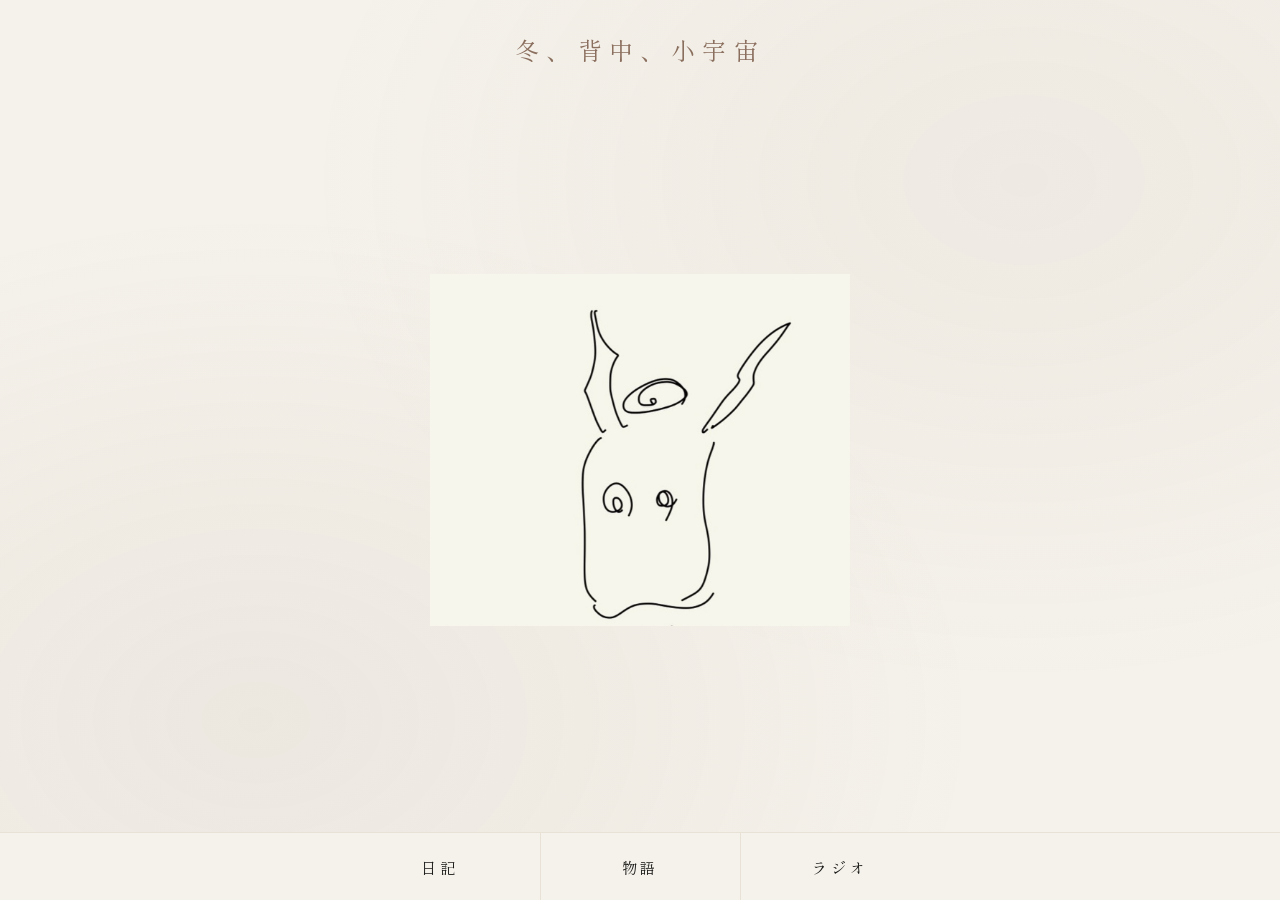
<file: index.html>
<!DOCTYPE html>
<html lang="ja">
<head>
  <meta charset="UTF-8">
  <meta name="viewport" content="width=device-width, initial-scale=1.0">
  <title>冬、背中、小宇宙</title>
  <link rel="preconnect" href="https://fonts.googleapis.com">
  <link href="https://fonts.googleapis.com/css2?family=Shippori+Mincho:wght@400;600&family=Noto+Serif+JP:wght@300;400&display=swap" rel="stylesheet">
  <style>
    *, *::before, *::after { box-sizing: border-box; margin: 0; padding: 0; }

    :root {
      --ink: #1a1a18;
      --paper: #f5f2eb;
      --accent: #8b6f5e;
      --light: #e8e2d6;
    }

    body {
      background: var(--paper);
      color: var(--ink);
      font-family: 'Noto Serif JP', serif;
      min-height: 100vh;
      display: flex;
      flex-direction: column;
      align-items: center;
      justify-content: center;
      position: relative;
      overflow: hidden;
    }

    /* 背景のテクスチャ */
    body::before {
      content: '';
      position: fixed;
      inset: 0;
      background-image: 
        radial-gradient(ellipse at 20% 80%, rgba(139,111,94,0.08) 0%, transparent 50%),
        radial-gradient(ellipse at 80% 20%, rgba(139,111,94,0.06) 0%, transparent 50%);
      pointer-events: none;
    }

    /* ヘッダー・サイトタイトル */
    .site-title {
      font-family: 'Shippori Mincho', serif;
      font-size: clamp(1.1rem, 3vw, 1.5rem);
      letter-spacing: 0.3em;
      color: var(--accent);
      position: fixed;
      top: 2rem;
      left: 50%;
      transform: translateX(-50%);
      z-index: 10;
      opacity: 0;
      animation: fadeIn 1s ease 0.2s forwards;
      white-space: nowrap;
    }

    /* メインのイラストエリア */
    .illustration-area {
      width: min(420px, 85vw);
      aspect-ratio: 3/4;
      position: relative;
      opacity: 0;
      animation: riseIn 1.2s ease 0.5s forwards;
    }

    /* ここにイラストのimgタグを入れてください */
    .illustration-area img {
      width: 100%;
      height: 100%;
      object-fit: contain;
    }

    /* イラストがない間のプレースホルダー */
    .illustration-placeholder {
      width: 100%;
      height: 100%;
      display: flex;
      flex-direction: column;
      align-items: center;
      justify-content: center;
      gap: 1rem;
    }

    .placeholder-shape {
      width: 160px;
      height: 200px;
      border: 1.5px solid var(--accent);
      border-radius: 50% 50% 40% 40%;
      position: relative;
      opacity: 0.4;
    }

    .placeholder-shape::after {
      content: '';
      position: absolute;
      bottom: -30px;
      left: 50%;
      transform: translateX(-50%);
      width: 80px;
      height: 60px;
      border: 1.5px solid var(--accent);
      border-radius: 0 0 40px 40px;
    }

    .placeholder-text {
      font-size: 0.75rem;
      color: var(--accent);
      letter-spacing: 0.15em;
      opacity: 0.6;
      margin-top: 2rem;
    }

    /* ナビゲーション */
    nav {
      position: fixed;
      bottom: 0;
      width: 100%;
      display: flex;
      justify-content: center;
      gap: 0;
      padding: 0;
      border-top: 1px solid var(--light);
      background: rgba(245,242,235,0.92);
      backdrop-filter: blur(8px);
      opacity: 0;
      animation: fadeIn 1s ease 1s forwards;
    }

    nav a {
      display: flex;
      align-items: center;
      justify-content: center;
      flex: 1;
      max-width: 200px;
      padding: 1.4rem 1rem;
      text-decoration: none;
      color: var(--ink);
      font-family: 'Shippori Mincho', serif;
      font-size: 0.95rem;
      letter-spacing: 0.25em;
      transition: color 0.3s, background 0.3s;
      position: relative;
    }

    nav a::after {
      content: '';
      position: absolute;
      top: 0;
      left: 50%;
      transform: translateX(-50%);
      width: 0;
      height: 2px;
      background: var(--accent);
      transition: width 0.3s ease;
    }

    nav a:hover {
      color: var(--accent);
      background: rgba(139,111,94,0.04);
    }

    nav a:hover::after {
      width: 60%;
    }

    /* 区切り線 */
    nav a + a {
      border-left: 1px solid var(--light);
    }

    @keyframes fadeIn {
      to { opacity: 1; }
    }

    @keyframes riseIn {
      from { opacity: 0; transform: translateY(20px); }
      to   { opacity: 1; transform: translateY(0); }
    }

    @media (max-width: 480px) {
      nav a {
        font-size: 0.85rem;
        padding: 1.2rem 0.5rem;
        letter-spacing: 0.15em;
      }
    }
  </style>
</head>
<body>

  <span class="site-title">冬、背中、小宇宙</span><!-- ← サイト名を変えてください -->

  <div class="illustration-area">
    <img src="illust/top.jpg" alt="しかちゃん">
  </div>

  <nav>
    <a href="nikki.html">日記</a>
    <a href="monogatari.html">物語</a>
    <a href="radio.html">ラジオ</a>
  </nav>

</body>
</html>
</file>
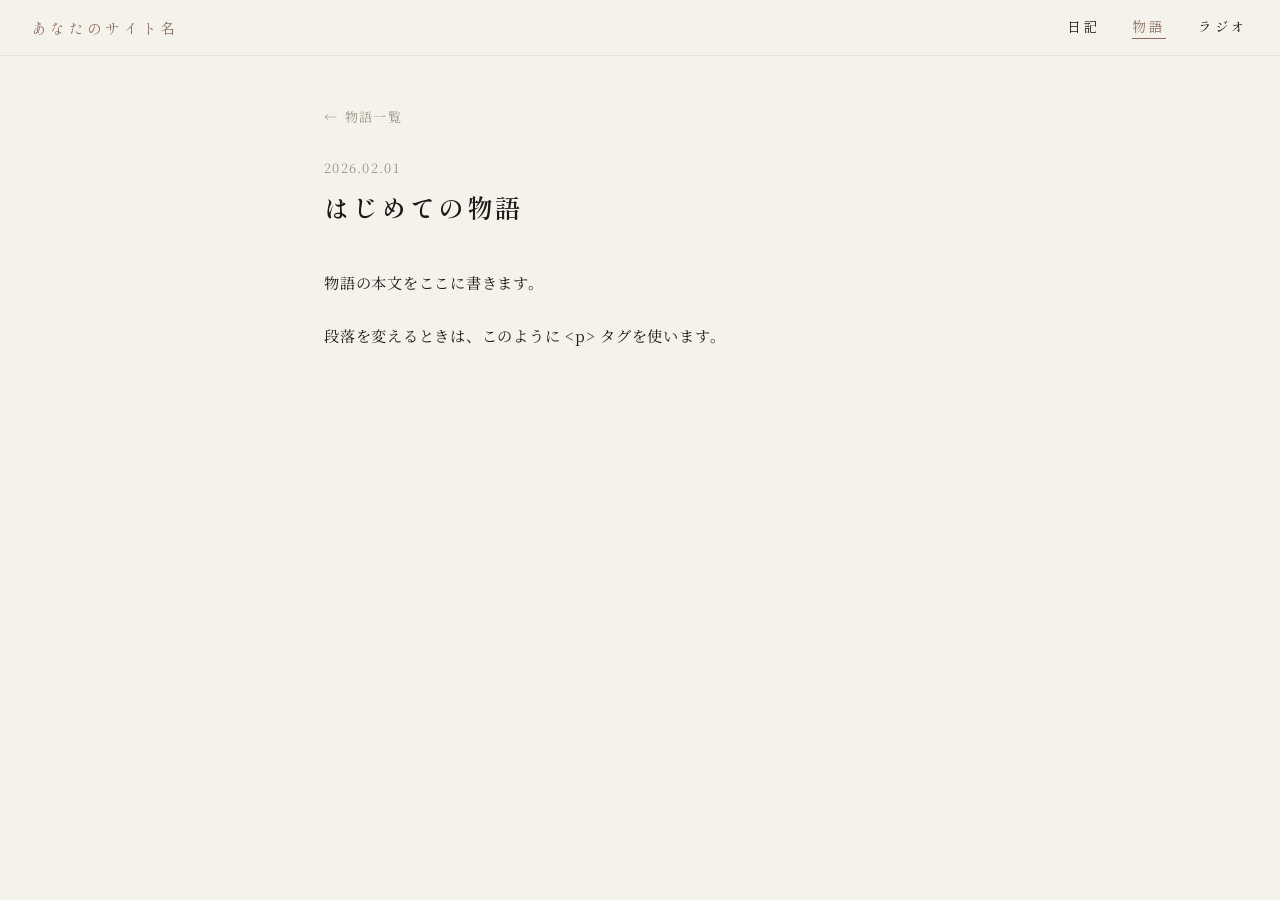
<file: monogatari/sample.html>
<!DOCTYPE html>
<html lang="ja">
<head>
  <meta charset="UTF-8">
  <meta name="viewport" content="width=device-width, initial-scale=1.0">
  <title>はじめての物語 — あなたのサイト名</title>
  <link rel="preconnect" href="https://fonts.googleapis.com">
  <link href="https://fonts.googleapis.com/css2?family=Shippori+Mincho:wght@400;600&family=Noto+Serif+JP:wght@300;400&display=swap" rel="stylesheet">
  <link rel="stylesheet" href="../common.css">
</head>
<body>

  <header>
    <a class="header-title" href="../index.html">あなたのサイト名</a>
    <nav class="top-nav">
      <a href="../nikki.html">日記</a>
      <a href="../monogatari.html" class="active">物語</a>
      <a href="../radio.html">ラジオ</a>
    </nav>
  </header>

  <main>
    <a class="back-link" href="../monogatari.html">物語一覧</a>

    <div class="article-header">
      <span class="article-date">2026.02.01</span>
      <h1>はじめての物語</h1><!-- ← タイトルを変えてください -->
    </div>

    <div class="article-body">
      <!-- ここに物語の本文を書いてください -->
      <p>物語の本文をここに書きます。</p>
      <p>段落を変えるときは、このように &lt;p&gt; タグを使います。</p>
    </div>
  </main>

</body>
</html>
</file>
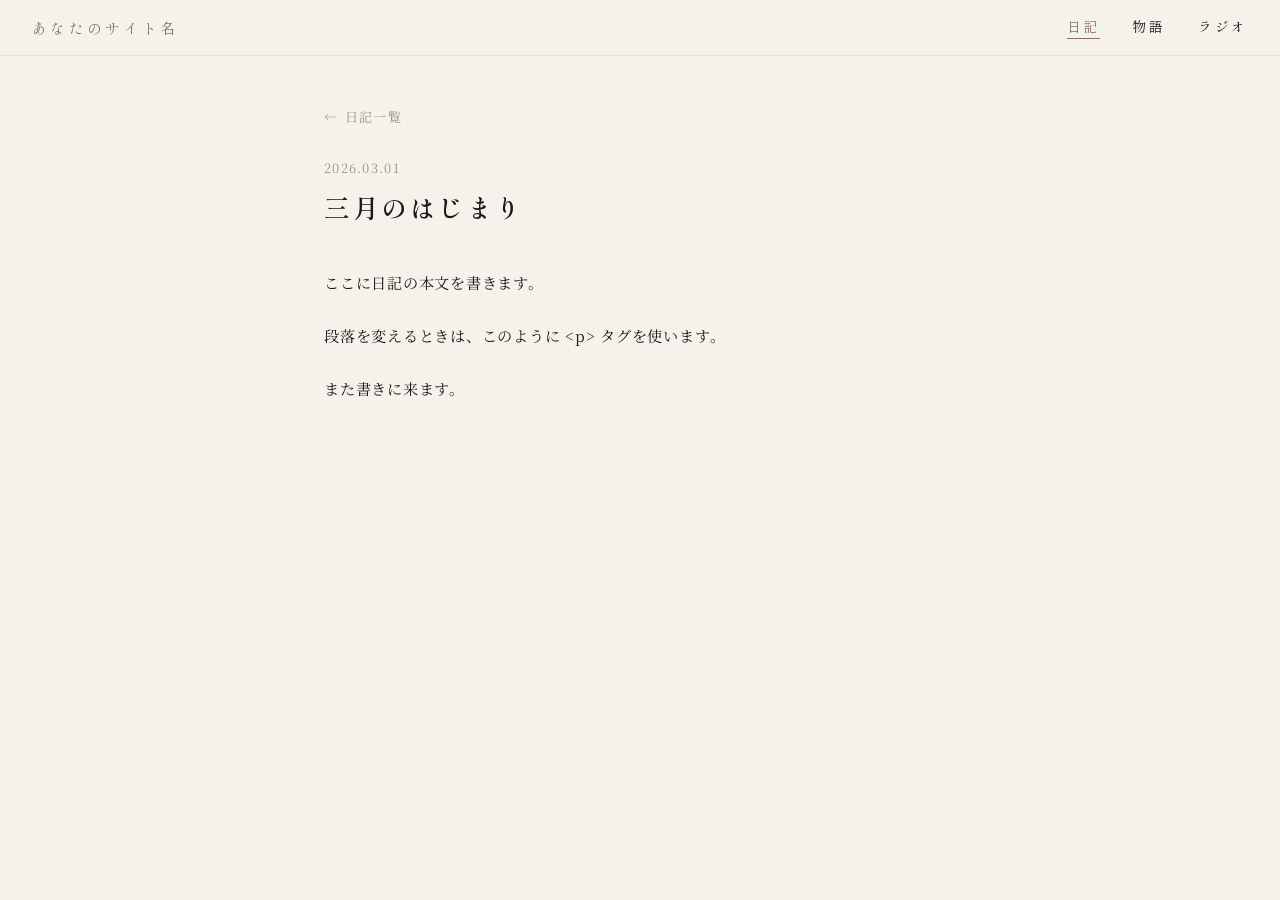
<file: nikki/20260301.html>
<!DOCTYPE html>
<html lang="ja">
<head>
  <meta charset="UTF-8">
  <meta name="viewport" content="width=device-width, initial-scale=1.0">
  <title>三月のはじまり — あなたのサイト名</title>
  <link rel="preconnect" href="https://fonts.googleapis.com">
  <link href="https://fonts.googleapis.com/css2?family=Shippori+Mincho:wght@400;600&family=Noto+Serif+JP:wght@300;400&display=swap" rel="stylesheet">
  <link rel="stylesheet" href="../common.css">
</head>
<body>

  <header>
    <a class="header-title" href="../index.html">あなたのサイト名</a>
    <nav class="top-nav">
      <a href="../nikki.html" class="active">日記</a>
      <a href="../monogatari.html">物語</a>
      <a href="../radio.html">ラジオ</a>
    </nav>
  </header>

  <main>
    <a class="back-link" href="../nikki.html">日記一覧</a>

    <div class="article-header">
      <span class="article-date">2026.03.01</span>
      <h1>三月のはじまり</h1><!-- ← タイトルを変えてください -->
    </div>

    <div class="article-body">
      <!-- ここに本文を書いてください。<p>タグで段落を区切ります -->
      <p>ここに日記の本文を書きます。</p>
      <p>段落を変えるときは、このように &lt;p&gt; タグを使います。</p>
      <p>また書きに来ます。</p>
    </div>
  </main>

</body>
</html>
</file>
<file: common.css>
/* ===== common.css — 全ページ共通スタイル ===== */
*, *::before, *::after { box-sizing: border-box; margin: 0; padding: 0; }

:root {
  --ink: #1a1a18;
  --paper: #f5f2eb;
  --accent: #8b6f5e;
  --light: #e8e2d6;
  --muted: #9a9285;
}

body {
  background: var(--paper);
  color: var(--ink);
  font-family: 'Noto Serif JP', serif;
  min-height: 100vh;
}

/* ===== ヘッダー ===== */
header {
  position: sticky;
  top: 0;
  z-index: 100;
  background: rgba(245,242,235,0.93);
  backdrop-filter: blur(8px);
  border-bottom: 1px solid var(--light);
  display: flex;
  align-items: center;
  justify-content: space-between;
  padding: 0 2rem;
  height: 56px;
}

.header-title {
  font-family: 'Shippori Mincho', serif;
  font-size: 0.9rem;
  letter-spacing: 0.3em;
  color: var(--accent);
  text-decoration: none;
}

nav.top-nav {
  display: flex;
  gap: 2rem;
}

nav.top-nav a {
  font-family: 'Shippori Mincho', serif;
  font-size: 0.85rem;
  letter-spacing: 0.2em;
  color: var(--ink);
  text-decoration: none;
  transition: color 0.2s;
  padding-bottom: 2px;
  border-bottom: 1px solid transparent;
}

nav.top-nav a:hover,
nav.top-nav a.active {
  color: var(--accent);
  border-bottom-color: var(--accent);
}

/* ===== メインコンテンツ ===== */
main {
  max-width: 680px;
  margin: 0 auto;
  padding: 3rem 1.5rem 5rem;
}

/* ===== ページタイトル ===== */
.page-heading {
  font-family: 'Shippori Mincho', serif;
  font-size: clamp(1.3rem, 4vw, 1.8rem);
  letter-spacing: 0.15em;
  font-weight: 600;
  margin-bottom: 2.5rem;
  padding-bottom: 0.8rem;
  border-bottom: 1px solid var(--light);
}

/* ===== 記事一覧 ===== */
.article-list {
  list-style: none;
  display: flex;
  flex-direction: column;
}

.article-list li {
  border-bottom: 1px solid var(--light);
}

.article-list a {
  display: flex;
  align-items: baseline;
  gap: 1.5rem;
  padding: 1rem 0;
  text-decoration: none;
  color: var(--ink);
  transition: color 0.2s, padding-left 0.2s;
}

.article-list a:hover {
  color: var(--accent);
  padding-left: 0.5rem;
}

.article-date {
  font-size: 0.78rem;
  letter-spacing: 0.05em;
  color: var(--muted);
  white-space: nowrap;
  flex-shrink: 0;
}

.article-title {
  font-size: 0.95rem;
  letter-spacing: 0.05em;
  line-height: 1.6;
}

/* ===== 記事本文ページ ===== */
.article-header {
  margin-bottom: 2.5rem;
}

.article-header .article-date {
  font-size: 0.8rem;
  color: var(--muted);
  letter-spacing: 0.1em;
  display: block;
  margin-bottom: 0.6rem;
}

.article-header h1 {
  font-family: 'Shippori Mincho', serif;
  font-size: clamp(1.2rem, 3.5vw, 1.6rem);
  font-weight: 600;
  letter-spacing: 0.1em;
  line-height: 1.6;
}

.article-body {
  font-size: 0.95rem;
  line-height: 2;
  letter-spacing: 0.05em;
}

.article-body p {
  margin-bottom: 1.5em;
}

.article-body p:last-child {
  margin-bottom: 0;
}

/* ===== 戻るリンク ===== */
.back-link {
  display: inline-flex;
  align-items: center;
  gap: 0.4rem;
  font-size: 0.82rem;
  letter-spacing: 0.1em;
  color: var(--muted);
  text-decoration: none;
  margin-bottom: 2rem;
  transition: color 0.2s;
}

.back-link:hover { color: var(--accent); }
.back-link::before { content: '←'; }

/* ===== ラジオページ ===== */
.radio-list {
  list-style: none;
  display: flex;
  flex-direction: column;
  gap: 1.2rem;
}

.radio-list li a {
  display: flex;
  align-items: center;
  gap: 1rem;
  padding: 1.1rem 1.2rem;
  border: 1px solid var(--light);
  border-radius: 4px;
  text-decoration: none;
  color: var(--ink);
  transition: border-color 0.2s, background 0.2s;
}

.radio-list li a:hover {
  border-color: var(--accent);
  background: rgba(139,111,94,0.04);
  color: var(--accent);
}

.radio-icon {
  font-size: 1.2rem;
  flex-shrink: 0;
}

.radio-info .radio-title {
  font-size: 0.95rem;
  letter-spacing: 0.05em;
  display: block;
  margin-bottom: 0.2rem;
}

.radio-info .radio-note {
  font-size: 0.75rem;
  color: var(--muted);
  letter-spacing: 0.05em;
}

@media (max-width: 480px) {
  header { padding: 0 1rem; }
  nav.top-nav { gap: 1.2rem; }
  nav.top-nav a { font-size: 0.8rem; }
  main { padding: 2rem 1rem 4rem; }
}
</file>
